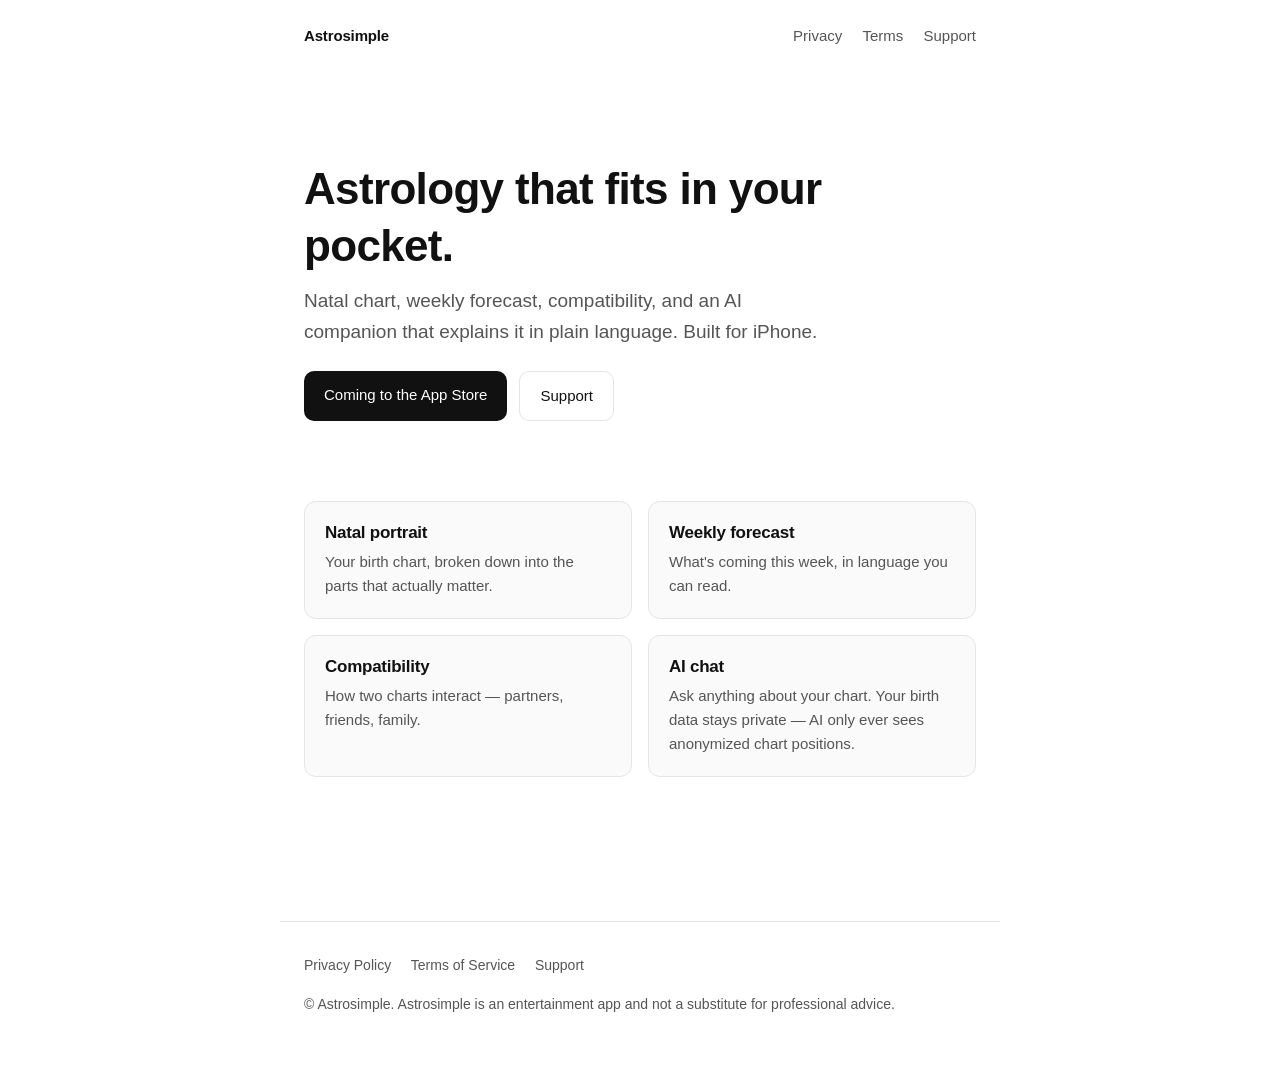
<file: index.html>
<!doctype html>
<html lang="en">
<head>
  <meta charset="utf-8" />
  <meta name="viewport" content="width=device-width, initial-scale=1" />
  <title>Astrosimple — Astrology that fits in your pocket</title>
  <meta name="description" content="Astrosimple is a personal astrology app for iPhone. Natal chart, weekly forecast, compatibility, and AI chat — clear and simple." />
  <link rel="stylesheet" href="/styles.css" />
  <link rel="icon" href="/favicon.ico" sizes="any" />
  <meta property="og:title" content="Astrosimple" />
  <meta property="og:description" content="Astrology that fits in your pocket." />
  <meta property="og:type" content="website" />
  <meta property="og:url" content="https://astrosimple.app/" />
</head>
<body>
  <header class="site">
    <a class="brand" href="/">Astrosimple</a>
    <nav>
      <a href="/privacy/">Privacy</a>
      <a href="/terms/">Terms</a>
      <a href="/support/">Support</a>
    </nav>
  </header>

  <main>
    <section class="hero">
      <h1>Astrology that fits in your pocket.</h1>
      <p class="lede">Natal chart, weekly forecast, compatibility, and an AI companion that explains it in plain language. Built for iPhone.</p>
      <div class="cta-row">
        <a class="cta" href="#">Coming to the App Store</a>
        <a class="cta secondary" href="/support/">Support</a>
      </div>
    </section>

    <section class="feature-grid">
      <div class="feature">
        <h3>Natal portrait</h3>
        <p>Your birth chart, broken down into the parts that actually matter.</p>
      </div>
      <div class="feature">
        <h3>Weekly forecast</h3>
        <p>What's coming this week, in language you can read.</p>
      </div>
      <div class="feature">
        <h3>Compatibility</h3>
        <p>How two charts interact — partners, friends, family.</p>
      </div>
      <div class="feature">
        <h3>AI chat</h3>
        <p>Ask anything about your chart. Your birth data stays private — AI only ever sees anonymized chart positions.</p>
      </div>
    </section>
  </main>

  <footer class="site">
    <div>
      <a href="/privacy/">Privacy Policy</a>
      <a href="/terms/">Terms of Service</a>
      <a href="/support/">Support</a>
    </div>
    <p style="margin-top: 16px;">&copy; Astrosimple. Astrosimple is an entertainment app and not a substitute for professional advice.</p>
  </footer>
</body>
</html>
</file>
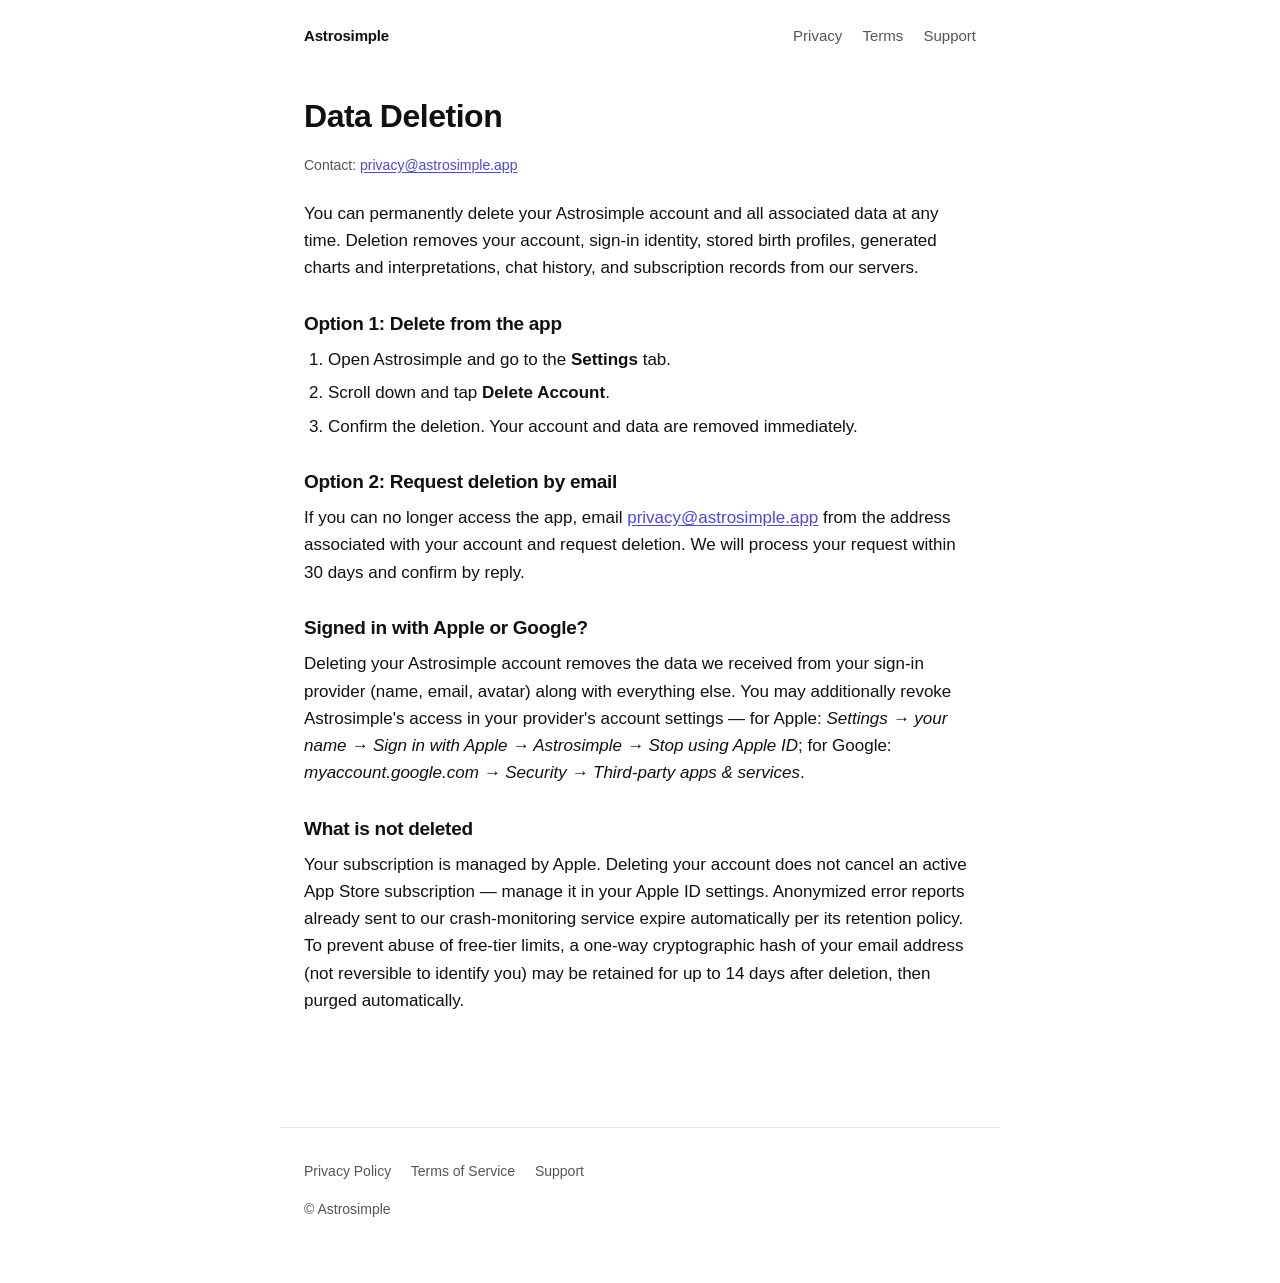
<file: data-deletion/index.html>
<!doctype html>
<html lang="en">
<head>
  <meta charset="utf-8" />
  <meta name="viewport" content="width=device-width, initial-scale=1" />
  <title>Data Deletion — Astrosimple</title>
  <meta name="description" content="How to delete your Astrosimple account and all associated data." />
  <link rel="stylesheet" href="/styles.css" />
  <link rel="icon" href="/favicon.ico" sizes="any" />
</head>
<body>
  <header class="site">
    <a class="brand" href="/">Astrosimple</a>
    <nav>
      <a href="/privacy/">Privacy</a>
      <a href="/terms/">Terms</a>
      <a href="/support/">Support</a>
    </nav>
  </header>

  <main>
    <h1>Data Deletion</h1>
    <p class="meta">
      Contact: <a href="mailto:privacy@astrosimple.app">privacy@astrosimple.app</a>
    </p>

    <p>You can permanently delete your Astrosimple account and all associated data at any time. Deletion removes your account, sign-in identity, stored birth profiles, generated charts and interpretations, chat history, and subscription records from our servers.</p>

    <h3>Option 1: Delete from the app</h3>
    <ol>
      <li>Open Astrosimple and go to the <strong>Settings</strong> tab.</li>
      <li>Scroll down and tap <strong>Delete Account</strong>.</li>
      <li>Confirm the deletion. Your account and data are removed immediately.</li>
    </ol>

    <h3>Option 2: Request deletion by email</h3>
    <p>If you can no longer access the app, email <a href="mailto:privacy@astrosimple.app">privacy@astrosimple.app</a> from the address associated with your account and request deletion. We will process your request within 30 days and confirm by reply.</p>

    <h3>Signed in with Apple or Google?</h3>
    <p>Deleting your Astrosimple account removes the data we received from your sign-in provider (name, email, avatar) along with everything else. You may additionally revoke Astrosimple's access in your provider's account settings — for Apple: <em>Settings → your name → Sign in with Apple → Astrosimple → Stop using Apple ID</em>; for Google: <em>myaccount.google.com → Security → Third-party apps &amp; services</em>.</p>

    <h3>What is not deleted</h3>
    <p>Your subscription is managed by Apple. Deleting your account does not cancel an active App Store subscription — manage it in your Apple ID settings. Anonymized error reports already sent to our crash-monitoring service expire automatically per its retention policy. To prevent abuse of free-tier limits, a one-way cryptographic hash of your email address (not reversible to identify you) may be retained for up to 14 days after deletion, then purged automatically.</p>
  </main>

  <footer class="site">
    <div>
      <a href="/privacy/">Privacy Policy</a>
      <a href="/terms/">Terms of Service</a>
      <a href="/support/">Support</a>
    </div>
    <p style="margin-top: 16px;">&copy; Astrosimple</p>
  </footer>
</body>
</html>
</file>
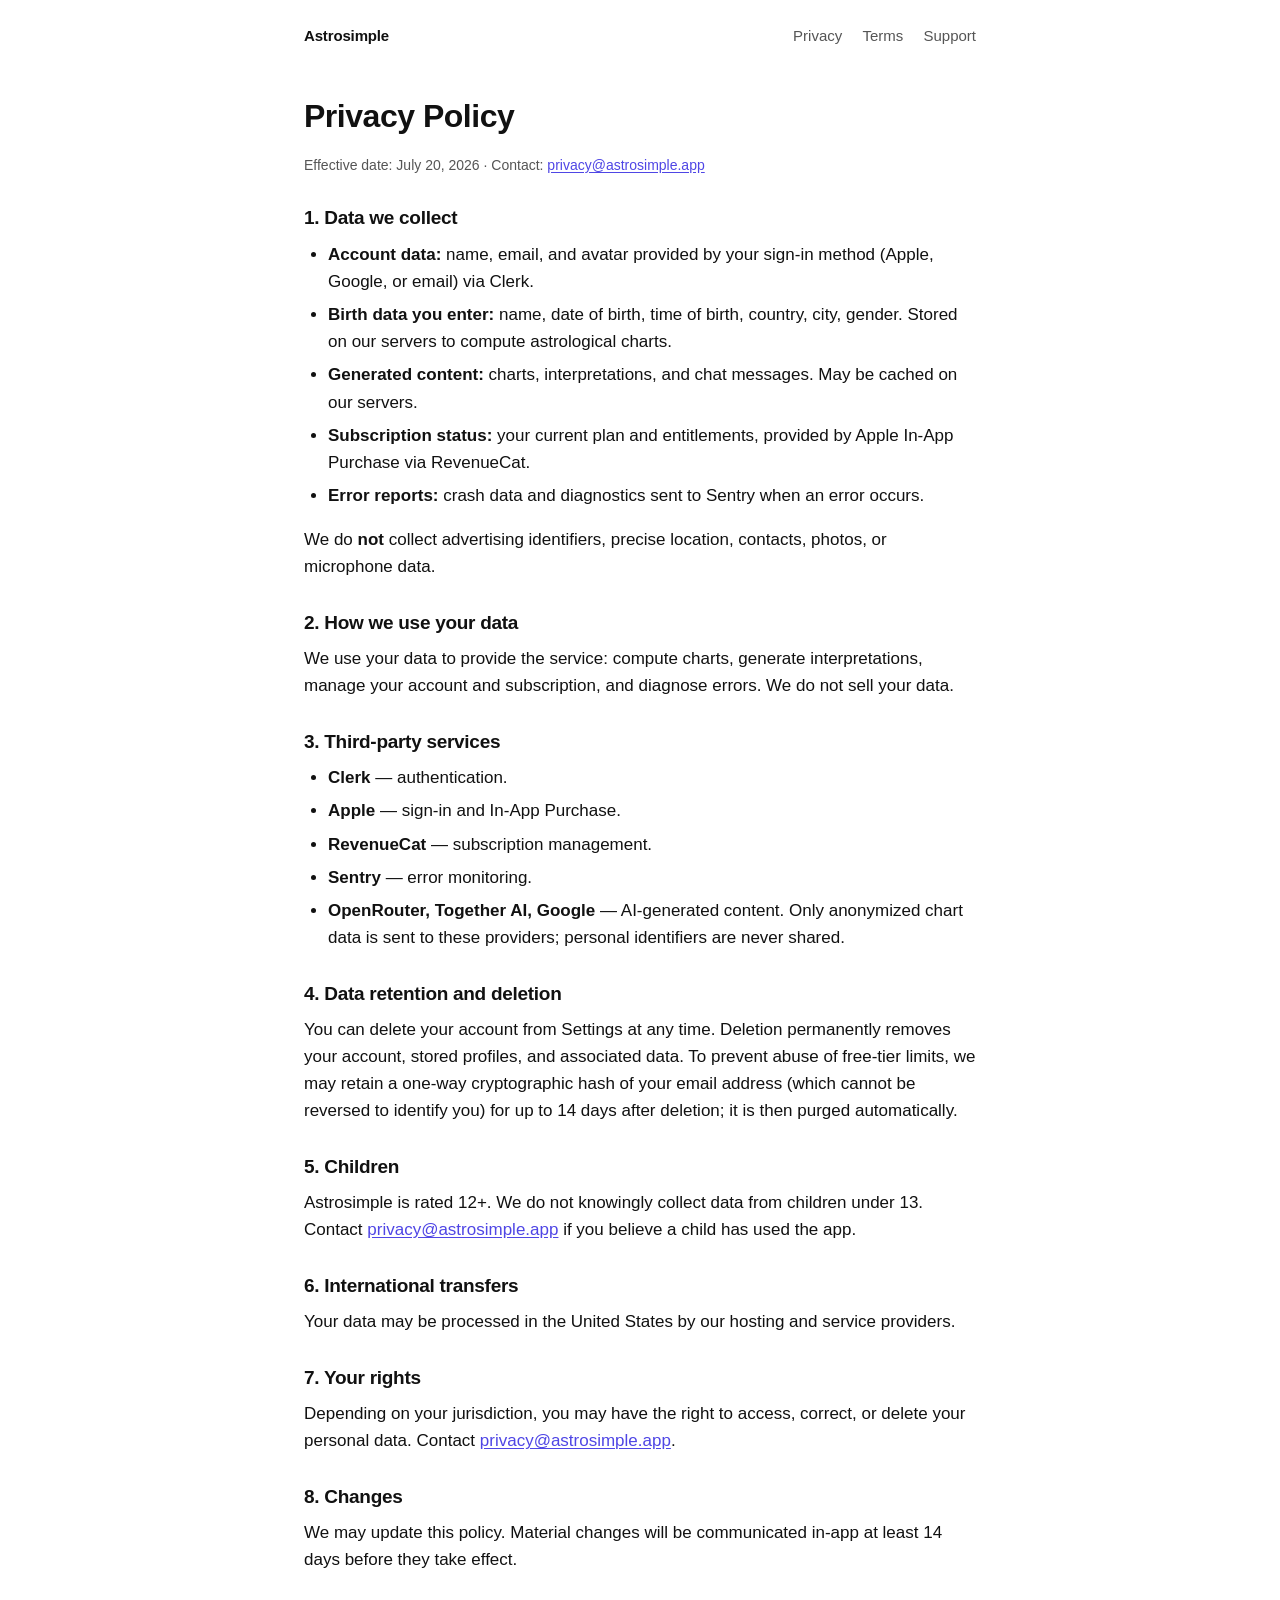
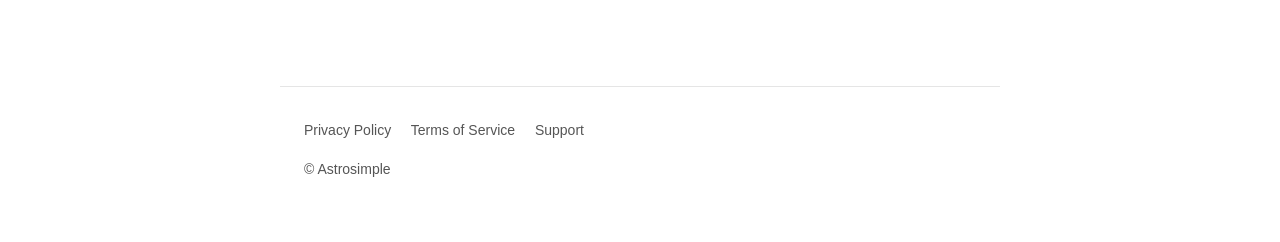
<file: privacy/index.html>
<!doctype html>
<html lang="en">
<head>
  <meta charset="utf-8" />
  <meta name="viewport" content="width=device-width, initial-scale=1" />
  <title>Privacy Policy — Astrosimple</title>
  <meta name="description" content="Astrosimple Privacy Policy. What data we collect, how we use it, and your rights." />
  <link rel="stylesheet" href="/styles.css" />
  <link rel="icon" href="/favicon.ico" sizes="any" />
</head>
<body>
  <header class="site">
    <a class="brand" href="/">Astrosimple</a>
    <nav>
      <a href="/privacy/">Privacy</a>
      <a href="/terms/">Terms</a>
      <a href="/support/">Support</a>
    </nav>
  </header>

  <main>
    <h1>Privacy Policy</h1>
    <p class="meta">
      Effective date: July 20, 2026 &middot; Contact:
      <a href="mailto:privacy@astrosimple.app">privacy@astrosimple.app</a>
    </p>

    <h3>1. Data we collect</h3>
    <ul>
      <li><strong>Account data:</strong> name, email, and avatar provided by your sign-in method (Apple, Google, or email) via Clerk.</li>
      <li><strong>Birth data you enter:</strong> name, date of birth, time of birth, country, city, gender. Stored on our servers to compute astrological charts.</li>
      <li><strong>Generated content:</strong> charts, interpretations, and chat messages. May be cached on our servers.</li>
      <li><strong>Subscription status:</strong> your current plan and entitlements, provided by Apple In-App Purchase via RevenueCat.</li>
      <li><strong>Error reports:</strong> crash data and diagnostics sent to Sentry when an error occurs.</li>
    </ul>
    <p>We do <strong>not</strong> collect advertising identifiers, precise location, contacts, photos, or microphone data.</p>

    <h3>2. How we use your data</h3>
    <p>We use your data to provide the service: compute charts, generate interpretations, manage your account and subscription, and diagnose errors. We do not sell your data.</p>

    <h3>3. Third-party services</h3>
    <ul>
      <li><strong>Clerk</strong> — authentication.</li>
      <li><strong>Apple</strong> — sign-in and In-App Purchase.</li>
      <li><strong>RevenueCat</strong> — subscription management.</li>
      <li><strong>Sentry</strong> — error monitoring.</li>
      <li><strong>OpenRouter, Together AI, Google</strong> — AI-generated content. Only anonymized chart data is sent to these providers; personal identifiers are never shared.</li>
    </ul>

    <h3>4. Data retention and deletion</h3>
    <p>You can delete your account from Settings at any time. Deletion permanently removes your account, stored profiles, and associated data. To prevent abuse of free-tier limits, we may retain a one-way cryptographic hash of your email address (which cannot be reversed to identify you) for up to 14 days after deletion; it is then purged automatically.</p>

    <h3>5. Children</h3>
    <p>Astrosimple is rated 12+. We do not knowingly collect data from children under 13. Contact <a href="mailto:privacy@astrosimple.app">privacy@astrosimple.app</a> if you believe a child has used the app.</p>

    <h3>6. International transfers</h3>
    <p>Your data may be processed in the United States by our hosting and service providers.</p>

    <h3>7. Your rights</h3>
    <p>Depending on your jurisdiction, you may have the right to access, correct, or delete your personal data. Contact <a href="mailto:privacy@astrosimple.app">privacy@astrosimple.app</a>.</p>

    <h3>8. Changes</h3>
    <p>We may update this policy. Material changes will be communicated in-app at least 14 days before they take effect.</p>
  </main>

  <footer class="site">
    <div>
      <a href="/privacy/">Privacy Policy</a>
      <a href="/terms/">Terms of Service</a>
      <a href="/support/">Support</a>
    </div>
    <p style="margin-top: 16px;">&copy; Astrosimple</p>
  </footer>
</body>
</html>
</file>
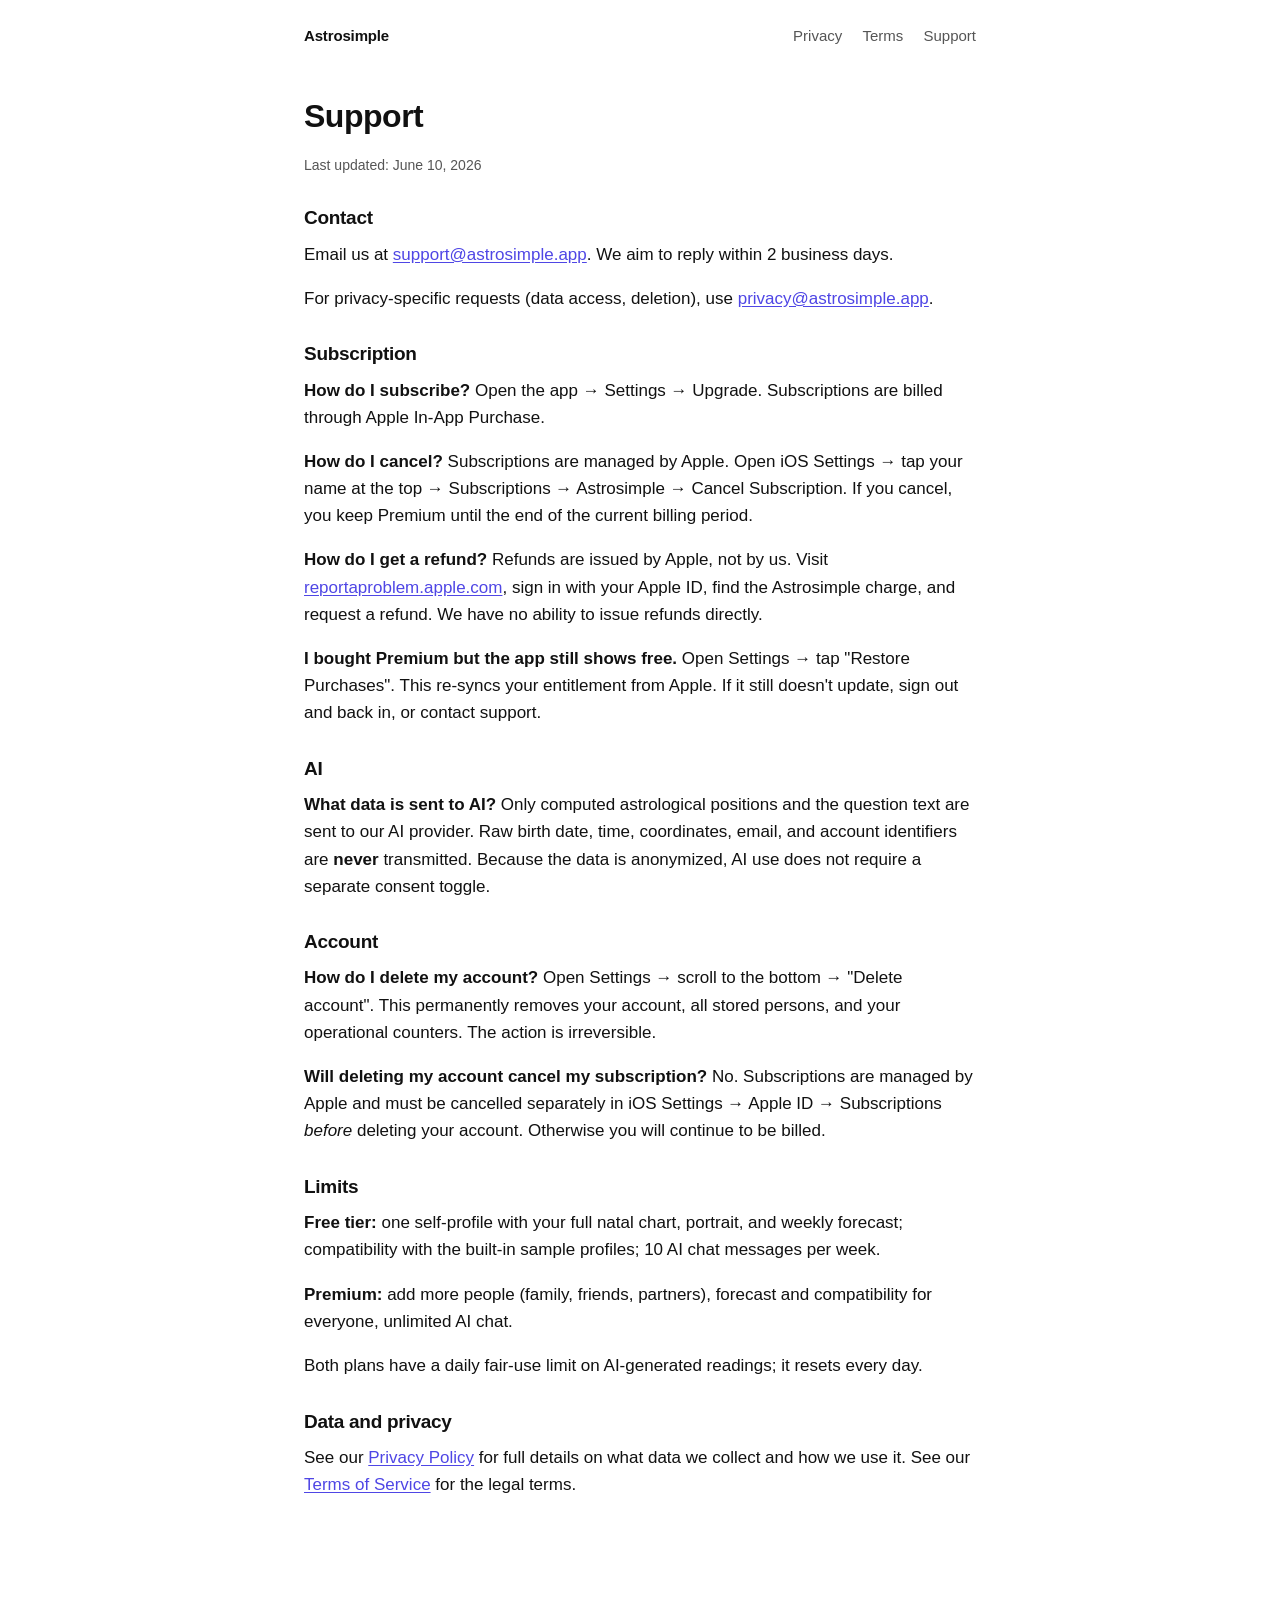
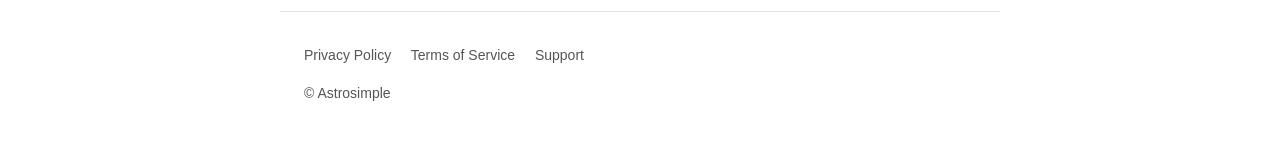
<file: support/index.html>
<!doctype html>
<html lang="en">
<head>
  <meta charset="utf-8" />
  <meta name="viewport" content="width=device-width, initial-scale=1" />
  <title>Support — Astrosimple</title>
  <meta name="description" content="Astrosimple support. Contact, FAQ, subscription help, account deletion." />
  <link rel="stylesheet" href="/styles.css" />
  <link rel="icon" href="/favicon.ico" sizes="any" />
</head>
<body>
  <header class="site">
    <a class="brand" href="/">Astrosimple</a>
    <nav>
      <a href="/privacy/">Privacy</a>
      <a href="/terms/">Terms</a>
      <a href="/support/">Support</a>
    </nav>
  </header>

  <main>
    <h1>Support</h1>
    <p class="meta">Last updated: June 10, 2026</p>

    <h3>Contact</h3>
    <p>Email us at <a href="mailto:support@astrosimple.app">support@astrosimple.app</a>. We aim to reply within 2 business days.</p>
    <p>For privacy-specific requests (data access, deletion), use <a href="mailto:privacy@astrosimple.app">privacy@astrosimple.app</a>.</p>

    <h3>Subscription</h3>
    <p><strong>How do I subscribe?</strong> Open the app &rarr; Settings &rarr; Upgrade. Subscriptions are billed through Apple In-App Purchase.</p>
    <p><strong>How do I cancel?</strong> Subscriptions are managed by Apple. Open iOS Settings &rarr; tap your name at the top &rarr; Subscriptions &rarr; Astrosimple &rarr; Cancel Subscription. If you cancel, you keep Premium until the end of the current billing period.</p>
    <p><strong>How do I get a refund?</strong> Refunds are issued by Apple, not by us. Visit <a href="https://reportaproblem.apple.com">reportaproblem.apple.com</a>, sign in with your Apple ID, find the Astrosimple charge, and request a refund. We have no ability to issue refunds directly.</p>
    <p><strong>I bought Premium but the app still shows free.</strong> Open Settings &rarr; tap "Restore Purchases". This re-syncs your entitlement from Apple. If it still doesn't update, sign out and back in, or contact support.</p>

    <h3>AI</h3>
    <p><strong>What data is sent to AI?</strong> Only computed astrological positions and the question text are sent to our AI provider. Raw birth date, time, coordinates, email, and account identifiers are <strong>never</strong> transmitted. Because the data is anonymized, AI use does not require a separate consent toggle.</p>

    <h3>Account</h3>
    <p><strong>How do I delete my account?</strong> Open Settings &rarr; scroll to the bottom &rarr; "Delete account". This permanently removes your account, all stored persons, and your operational counters. The action is irreversible.</p>
    <p><strong>Will deleting my account cancel my subscription?</strong> No. Subscriptions are managed by Apple and must be cancelled separately in iOS Settings &rarr; Apple ID &rarr; Subscriptions <em>before</em> deleting your account. Otherwise you will continue to be billed.</p>

    <h3>Limits</h3>
    <p><strong>Free tier:</strong> one self-profile with your full natal chart, portrait, and weekly forecast; compatibility with the built-in sample profiles; 10 AI chat messages per week.</p>
    <p><strong>Premium:</strong> add more people (family, friends, partners), forecast and compatibility for everyone, unlimited AI chat.</p>
    <p>Both plans have a daily fair-use limit on AI-generated readings; it resets every day.</p>

    <h3>Data and privacy</h3>
    <p>See our <a href="/privacy/">Privacy Policy</a> for full details on what data we collect and how we use it. See our <a href="/terms/">Terms of Service</a> for the legal terms.</p>
  </main>

  <footer class="site">
    <div>
      <a href="/privacy/">Privacy Policy</a>
      <a href="/terms/">Terms of Service</a>
      <a href="/support/">Support</a>
    </div>
    <p style="margin-top: 16px;">&copy; Astrosimple</p>
  </footer>
</body>
</html>
</file>
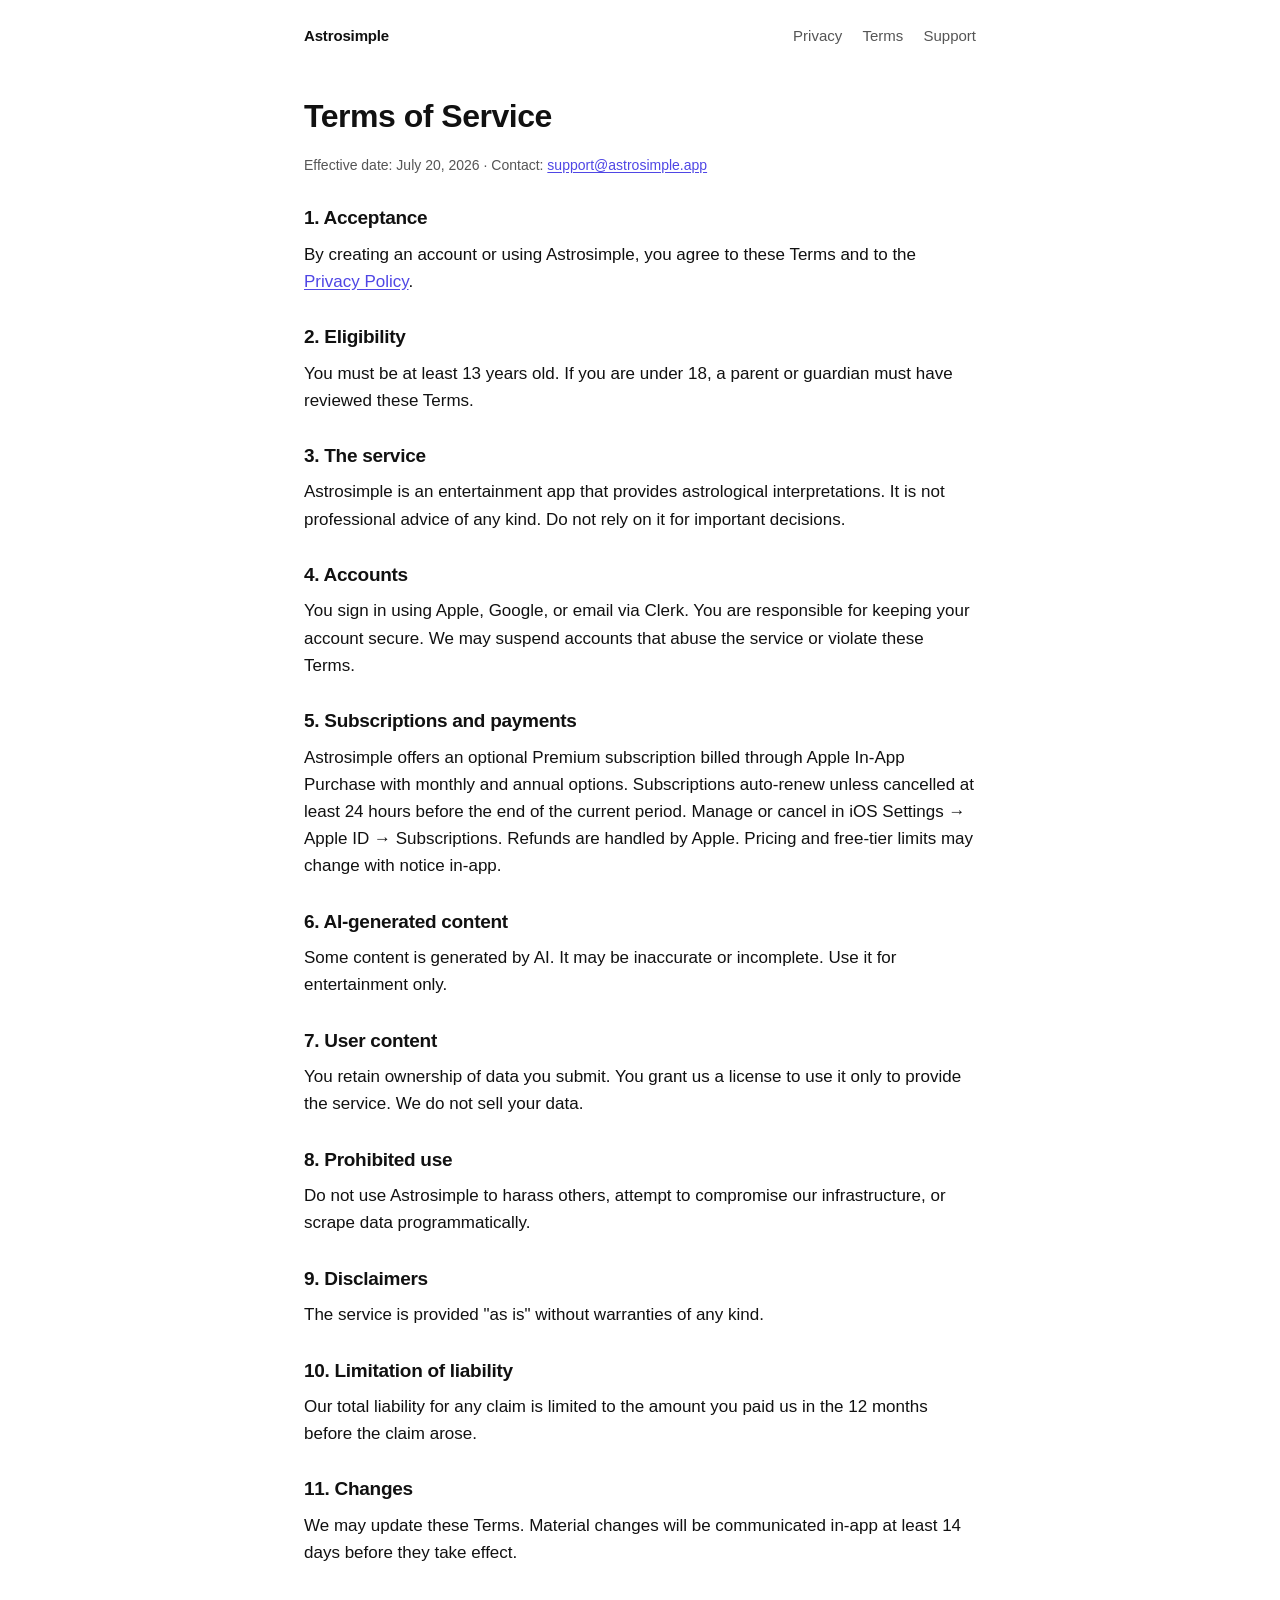
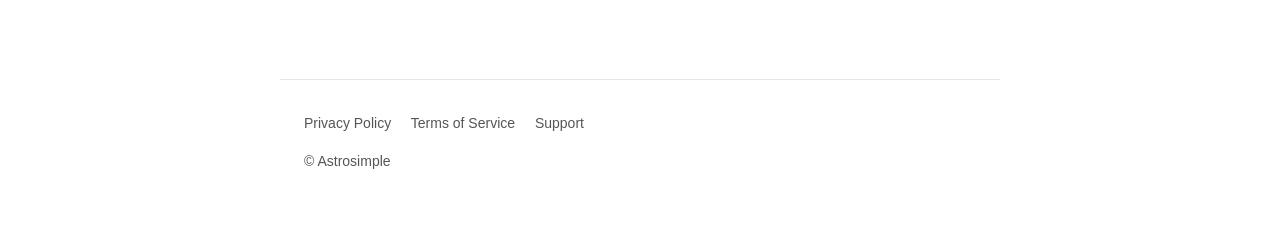
<file: terms/index.html>
<!doctype html>
<html lang="en">
<head>
  <meta charset="utf-8" />
  <meta name="viewport" content="width=device-width, initial-scale=1" />
  <title>Terms of Service — Astrosimple</title>
  <meta name="description" content="Astrosimple Terms of Service." />
  <link rel="stylesheet" href="/styles.css" />
  <link rel="icon" href="/favicon.ico" sizes="any" />
</head>
<body>
  <header class="site">
    <a class="brand" href="/">Astrosimple</a>
    <nav>
      <a href="/privacy/">Privacy</a>
      <a href="/terms/">Terms</a>
      <a href="/support/">Support</a>
    </nav>
  </header>

  <main>
    <h1>Terms of Service</h1>
    <p class="meta">
      Effective date: July 20, 2026 &middot; Contact:
      <a href="mailto:support@astrosimple.app">support@astrosimple.app</a>
    </p>

    <h3>1. Acceptance</h3>
    <p>By creating an account or using Astrosimple, you agree to these Terms and to the <a href="/privacy/">Privacy Policy</a>.</p>

    <h3>2. Eligibility</h3>
    <p>You must be at least 13 years old. If you are under 18, a parent or guardian must have reviewed these Terms.</p>

    <h3>3. The service</h3>
    <p>Astrosimple is an entertainment app that provides astrological interpretations. It is not professional advice of any kind. Do not rely on it for important decisions.</p>

    <h3>4. Accounts</h3>
    <p>You sign in using Apple, Google, or email via Clerk. You are responsible for keeping your account secure. We may suspend accounts that abuse the service or violate these Terms.</p>

    <h3>5. Subscriptions and payments</h3>
    <p>Astrosimple offers an optional Premium subscription billed through Apple In-App Purchase with monthly and annual options. Subscriptions auto-renew unless cancelled at least 24 hours before the end of the current period. Manage or cancel in iOS Settings &rarr; Apple ID &rarr; Subscriptions. Refunds are handled by Apple. Pricing and free-tier limits may change with notice in-app.</p>

    <h3>6. AI-generated content</h3>
    <p>Some content is generated by AI. It may be inaccurate or incomplete. Use it for entertainment only.</p>

    <h3>7. User content</h3>
    <p>You retain ownership of data you submit. You grant us a license to use it only to provide the service. We do not sell your data.</p>

    <h3>8. Prohibited use</h3>
    <p>Do not use Astrosimple to harass others, attempt to compromise our infrastructure, or scrape data programmatically.</p>

    <h3>9. Disclaimers</h3>
    <p>The service is provided "as is" without warranties of any kind.</p>

    <h3>10. Limitation of liability</h3>
    <p>Our total liability for any claim is limited to the amount you paid us in the 12 months before the claim arose.</p>

    <h3>11. Changes</h3>
    <p>We may update these Terms. Material changes will be communicated in-app at least 14 days before they take effect.</p>
  </main>

  <footer class="site">
    <div>
      <a href="/privacy/">Privacy Policy</a>
      <a href="/terms/">Terms of Service</a>
      <a href="/support/">Support</a>
    </div>
    <p style="margin-top: 16px;">&copy; Astrosimple</p>
  </footer>
</body>
</html>
</file>
<file: styles.css>
:root {
  color-scheme: light dark;

  --bg: #ffffff;
  --fg: #111111;
  --fg-muted: #555555;
  --link: #4f46e5;
  --link-hover: #312e81;
  --border: #e5e5e5;
  --card: #fafafa;
  --max: 720px;
}

@media (prefers-color-scheme: dark) {
  :root {
    --bg: #0b0b0f;
    --fg: #f2f2f2;
    --fg-muted: #9aa0a6;
    --link: #a5b4fc;
    --link-hover: #c7d2fe;
    --border: #2a2a30;
    --card: #16161d;
  }
}

* { box-sizing: border-box; }

html, body {
  margin: 0;
  padding: 0;
  background: var(--bg);
  color: var(--fg);
  font-family: -apple-system, BlinkMacSystemFont, "SF Pro Text", "Segoe UI",
               Roboto, Oxygen, Ubuntu, Cantarell, "Helvetica Neue", Arial, sans-serif;
  font-size: 17px;
  line-height: 1.6;
  -webkit-font-smoothing: antialiased;
  -moz-osx-font-smoothing: grayscale;
  text-rendering: optimizeLegibility;
}

main {
  max-width: var(--max);
  margin: 0 auto;
  padding: 48px 24px 96px;
}

header.site {
  max-width: var(--max);
  margin: 0 auto;
  padding: 24px 24px 0;
  display: flex;
  align-items: center;
  justify-content: space-between;
  font-size: 15px;
}

header.site a.brand {
  font-weight: 600;
  text-decoration: none;
  color: var(--fg);
  letter-spacing: -0.01em;
}

header.site nav a {
  color: var(--fg-muted);
  text-decoration: none;
  margin-left: 16px;
}

header.site nav a:hover { color: var(--fg); }

footer.site {
  max-width: var(--max);
  margin: 0 auto;
  padding: 32px 24px 48px;
  font-size: 14px;
  color: var(--fg-muted);
  border-top: 1px solid var(--border);
}

footer.site a {
  color: var(--fg-muted);
  text-decoration: none;
  margin-right: 16px;
}

footer.site a:hover { color: var(--fg); }

h1, h2, h3, h4 {
  letter-spacing: -0.015em;
  line-height: 1.3;
  margin-top: 1.6em;
  margin-bottom: 0.5em;
}

h1 { font-size: 32px; margin-top: 0; }
h2 { font-size: 24px; }
h3 { font-size: 19px; }

p, ul, ol { margin: 0 0 1em 0; }

a { color: var(--link); text-decoration: underline; text-underline-offset: 2px; }
a:hover { color: var(--link-hover); }

ul, ol { padding-left: 24px; }
li { margin-bottom: 6px; }

hr {
  border: 0;
  border-top: 1px solid var(--border);
  margin: 48px 0;
}

blockquote {
  margin: 16px 0;
  padding: 12px 16px;
  background: var(--card);
  border-left: 3px solid var(--border);
  color: var(--fg-muted);
  font-size: 15px;
}

code {
  font-family: ui-monospace, SFMono-Regular, "SF Mono", Menlo, Consolas, monospace;
  font-size: 0.9em;
  background: var(--card);
  padding: 1px 6px;
  border-radius: 4px;
}

.meta {
  color: var(--fg-muted);
  font-size: 14px;
  margin-bottom: 24px;
}

.hero {
  padding: 64px 0 32px;
}

.hero h1 {
  font-size: 44px;
  margin: 0 0 12px;
}

.hero p.lede {
  font-size: 19px;
  color: var(--fg-muted);
  max-width: 520px;
  margin: 0 0 24px;
}

.cta-row {
  display: flex;
  flex-wrap: wrap;
  gap: 12px;
  margin-top: 24px;
}

.cta {
  display: inline-block;
  padding: 12px 20px;
  border-radius: 10px;
  background: var(--fg);
  color: var(--bg);
  text-decoration: none;
  font-weight: 500;
  font-size: 15px;
}

.cta.secondary {
  background: transparent;
  color: var(--fg);
  border: 1px solid var(--border);
}

.feature-grid {
  display: grid;
  grid-template-columns: 1fr 1fr;
  gap: 16px;
  margin: 48px 0;
}

@media (max-width: 600px) {
  .feature-grid { grid-template-columns: 1fr; }
  .hero h1 { font-size: 36px; }
  main { padding: 32px 20px 64px; }
}

.feature {
  padding: 20px;
  border: 1px solid var(--border);
  border-radius: 12px;
  background: var(--card);
}

.feature h3 { margin: 0 0 6px; font-size: 17px; }
.feature p { margin: 0; font-size: 15px; color: var(--fg-muted); }
</file>
